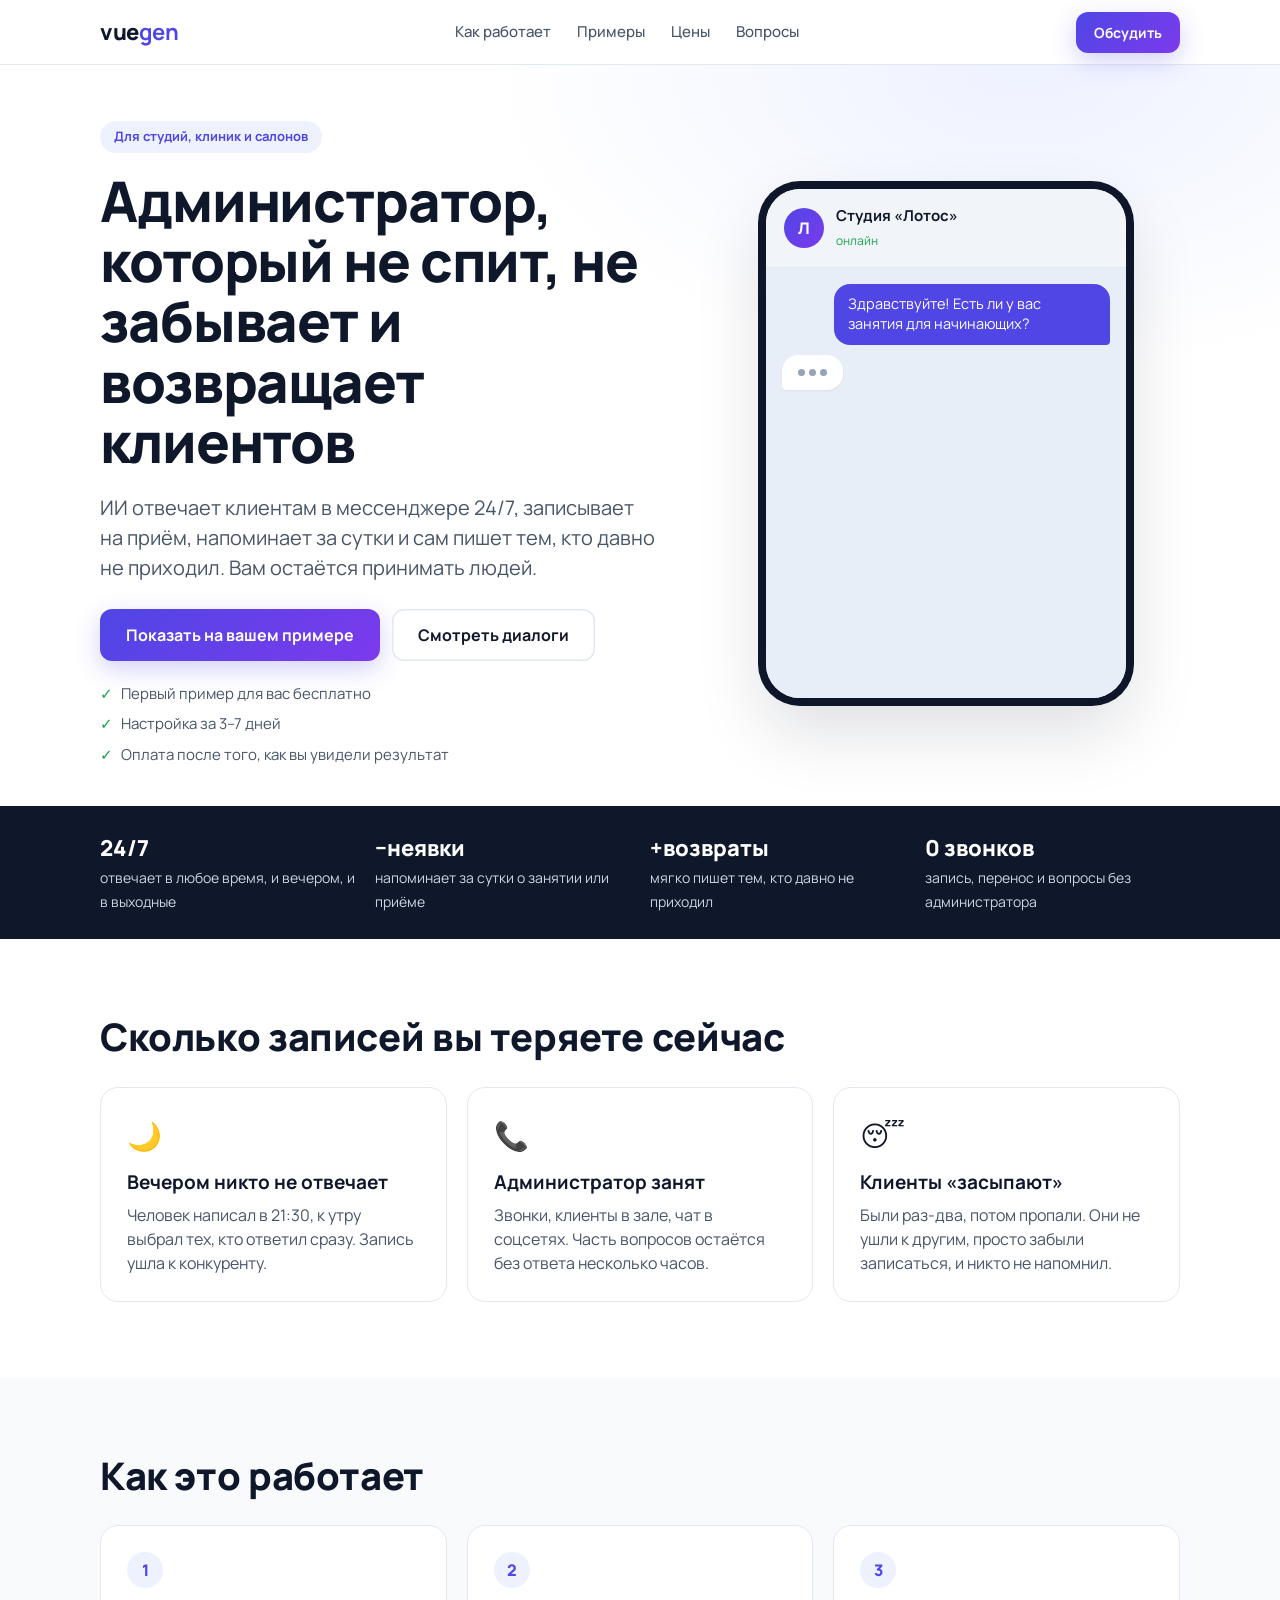
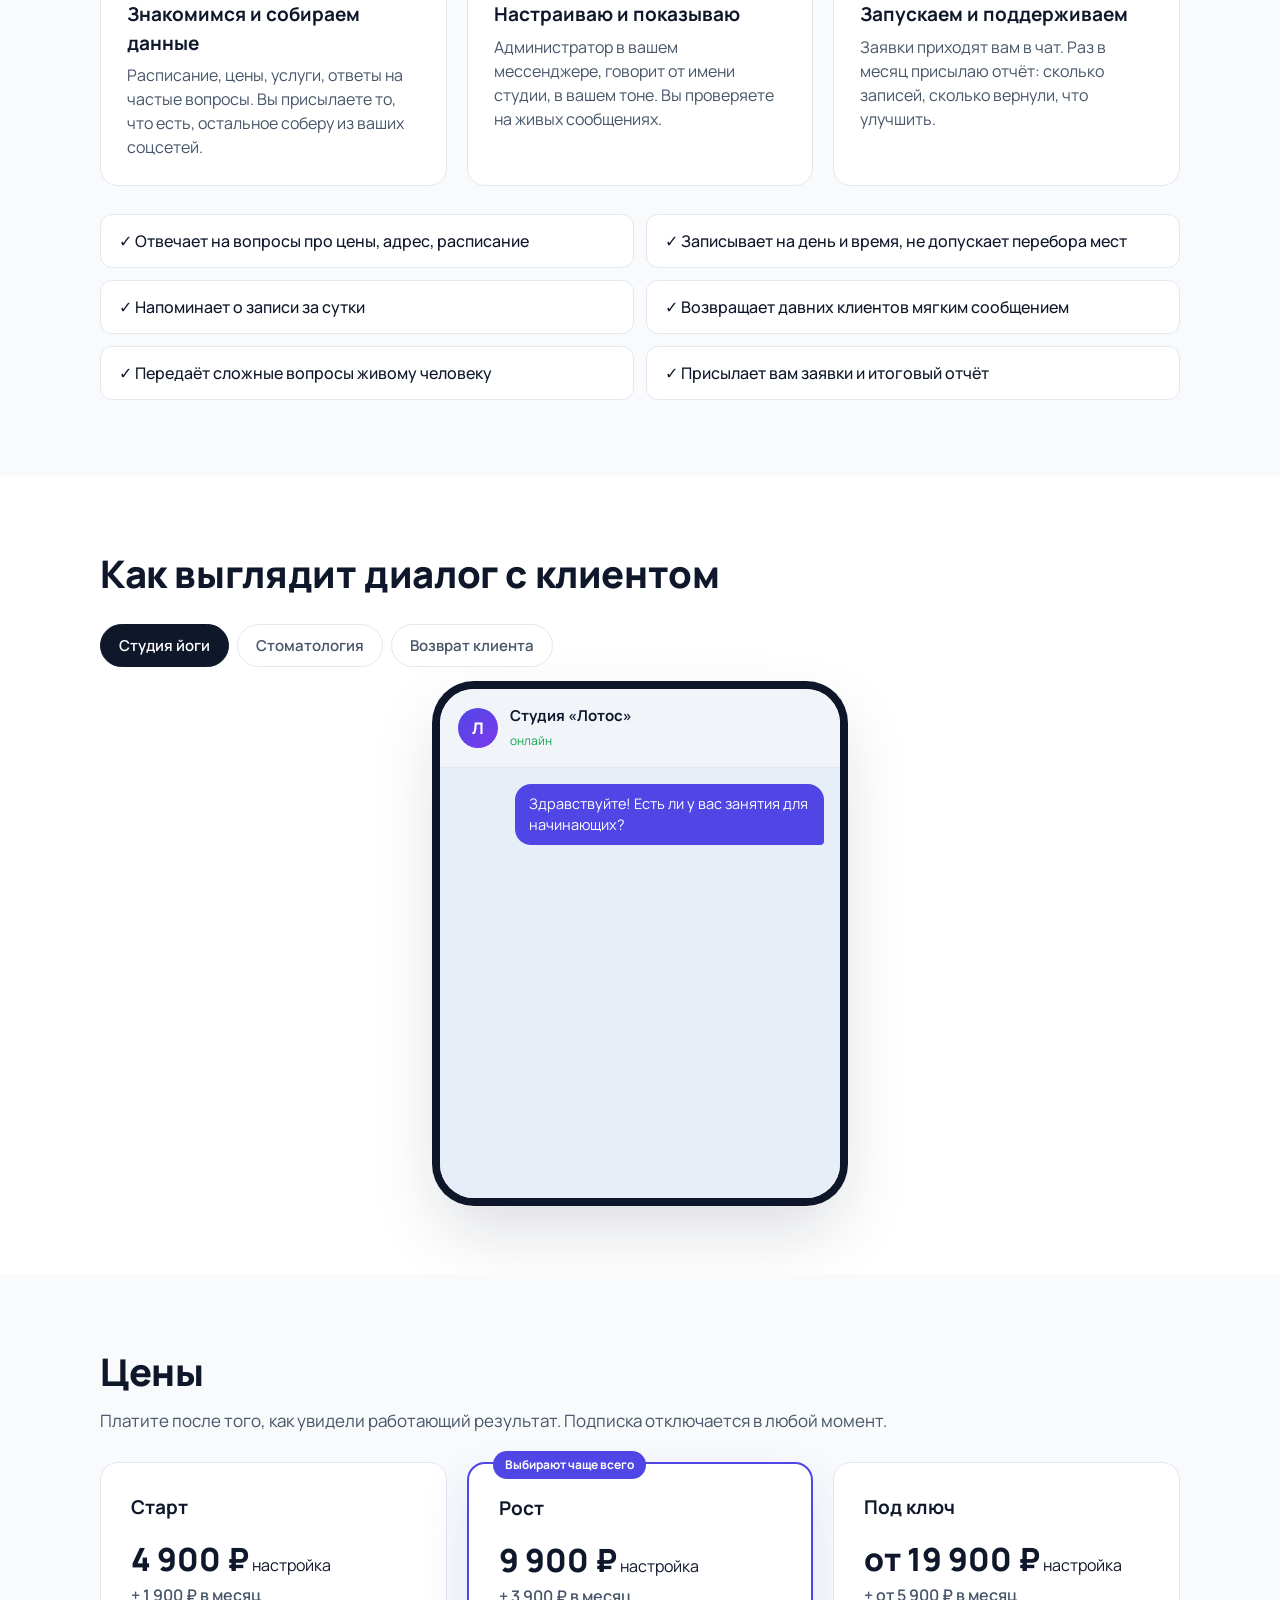
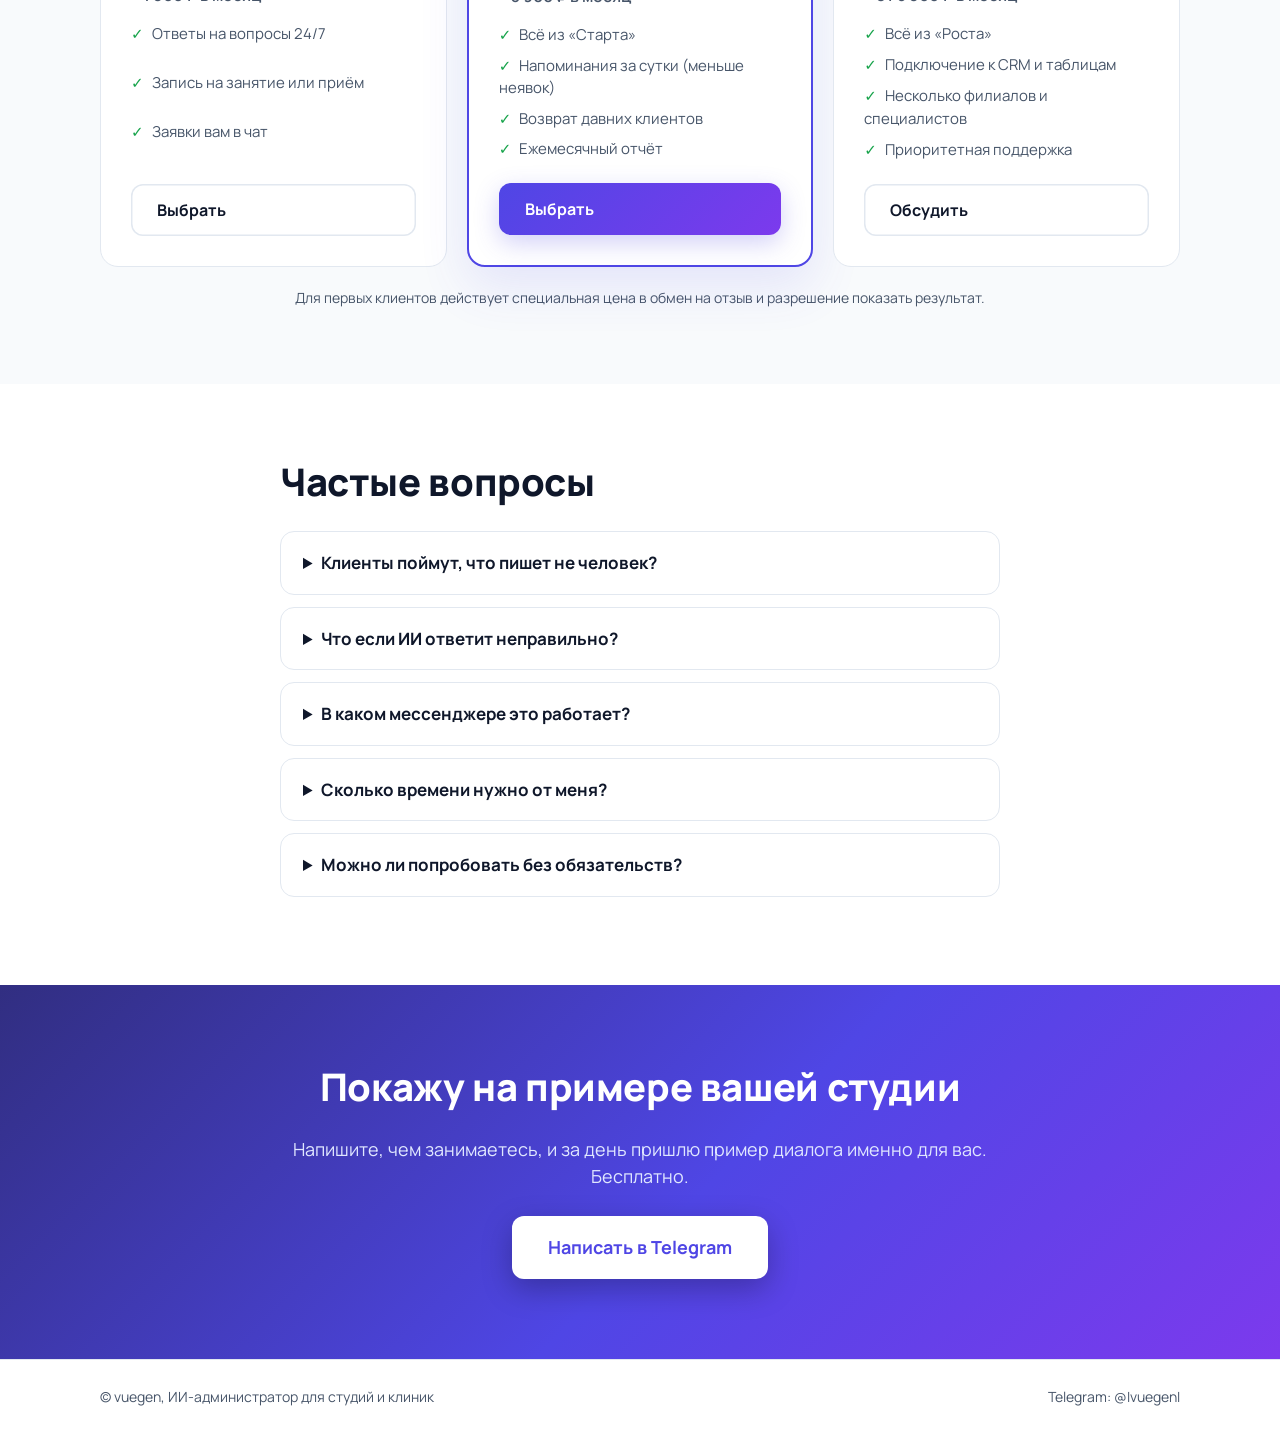
<file: index.html>
<!doctype html>
<html lang="ru">
<head>
<meta charset="utf-8">
<meta name="viewport" content="width=device-width, initial-scale=1">
<title>ИИ-администратор для студий и клиник | vuegen</title>
<meta name="description" content="ИИ-администратор отвечает клиентам 24/7, записывает, напоминает о визите и возвращает тех, кто давно не приходил. Настройка за несколько дней.">
<meta name="theme-color" content="#0f172a">
<link rel="preconnect" href="https://fonts.googleapis.com">
<link rel="preconnect" href="https://fonts.gstatic.com" crossorigin>
<link href="https://fonts.googleapis.com/css2?family=Manrope:wght@400;500;700;800&display=swap" rel="stylesheet">
<link rel="stylesheet" href="css/style.css">
</head>
<body>

<header class="nav">
  <div class="wrap nav-in">
    <a class="logo" href="#top">vue<b>gen</b></a>
    <nav class="links">
      <a href="#how">Как работает</a>
      <a href="#dialogs">Примеры</a>
      <a href="#price">Цены</a>
      <a href="#faq">Вопросы</a>
    </nav>
    <a class="btn btn-sm" href="#cta" data-tg>Обсудить</a>
  </div>
</header>

<main id="top">

<section class="hero">
  <div class="wrap hero-in">
    <div class="hero-text">
      <span class="tag">Для студий, клиник и салонов</span>
      <h1>Администратор, который не спит, не забывает и возвращает клиентов</h1>
      <p class="lead">ИИ отвечает клиентам в мессенджере 24/7, записывает на приём, напоминает за сутки и сам пишет тем, кто давно не приходил. Вам остаётся принимать людей.</p>
      <div class="cta-row">
        <a class="btn" href="#cta" data-tg>Показать на вашем примере</a>
        <a class="btn btn-ghost" href="#dialogs">Смотреть диалоги</a>
      </div>
      <ul class="ticks">
        <li>Первый пример для вас бесплатно</li>
        <li>Настройка за 3–7 дней</li>
        <li>Оплата после того, как вы увидели результат</li>
      </ul>
    </div>
    <div class="phone" aria-label="Пример диалога">
      <div class="phone-top"><span class="ava">Л</span><div><b>Студия «Лотос»</b><small>онлайн</small></div></div>
      <div class="chat" id="hero-chat"></div>
    </div>
  </div>
</section>

<section class="band">
  <div class="wrap band-in">
    <div><b>24/7</b><span>отвечает в любое время, и вечером, и в выходные</span></div>
    <div><b>−неявки</b><span>напоминает за сутки о занятии или приёме</span></div>
    <div><b>+возвраты</b><span>мягко пишет тем, кто давно не приходил</span></div>
    <div><b>0 звонков</b><span>запись, перенос и вопросы без администратора</span></div>
  </div>
</section>

<section class="sec">
  <div class="wrap">
    <h2>Сколько записей вы теряете сейчас</h2>
    <div class="grid3">
      <div class="card"><div class="ic">🌙</div><h3>Вечером никто не отвечает</h3><p>Человек написал в 21:30, к утру выбрал тех, кто ответил сразу. Запись ушла к конкуренту.</p></div>
      <div class="card"><div class="ic">📞</div><h3>Администратор занят</h3><p>Звонки, клиенты в зале, чат в соцсетях. Часть вопросов остаётся без ответа несколько часов.</p></div>
      <div class="card"><div class="ic">😴</div><h3>Клиенты «засыпают»</h3><p>Были раз-два, потом пропали. Они не ушли к другим, просто забыли записаться, и никто не напомнил.</p></div>
    </div>
  </div>
</section>

<section class="sec alt" id="how">
  <div class="wrap">
    <h2>Как это работает</h2>
    <div class="steps">
      <div class="step"><i>1</i><h3>Знакомимся и собираем данные</h3><p>Расписание, цены, услуги, ответы на частые вопросы. Вы присылаете то, что есть, остальное соберу из ваших соцсетей.</p></div>
      <div class="step"><i>2</i><h3>Настраиваю и показываю</h3><p>Администратор в вашем мессенджере, говорит от имени студии, в вашем тоне. Вы проверяете на живых сообщениях.</p></div>
      <div class="step"><i>3</i><h3>Запускаем и поддерживаем</h3><p>Заявки приходят вам в чат. Раз в месяц присылаю отчёт: сколько записей, сколько вернули, что улучшить.</p></div>
    </div>
    <div class="feat">
      <div class="feat-i">✓ Отвечает на вопросы про цены, адрес, расписание</div>
      <div class="feat-i">✓ Записывает на день и время, не допускает перебора мест</div>
      <div class="feat-i">✓ Напоминает о записи за сутки</div>
      <div class="feat-i">✓ Возвращает давних клиентов мягким сообщением</div>
      <div class="feat-i">✓ Передаёт сложные вопросы живому человеку</div>
      <div class="feat-i">✓ Присылает вам заявки и итоговый отчёт</div>
    </div>
  </div>
</section>

<section class="sec" id="dialogs">
  <div class="wrap">
    <h2>Как выглядит диалог с клиентом</h2>
    <div class="tabs" role="tablist">
      <button class="tab on" data-tab="studio">Студия йоги</button>
      <button class="tab" data-tab="clinic">Стоматология</button>
      <button class="tab" data-tab="back">Возврат клиента</button>
    </div>
    <div class="phone phone-lg"><div class="phone-top"><span class="ava" id="tab-ava">Л</span><div><b id="tab-name">Студия «Лотос»</b><small>онлайн</small></div></div><div class="chat" id="tab-chat"></div></div>
  </div>
</section>

<section class="sec alt" id="price">
  <div class="wrap">
    <h2>Цены</h2>
    <p class="sub">Платите после того, как увидели работающий результат. Подписка отключается в любой момент.</p>
    <div class="prices">
      <div class="plan">
        <h3>Старт</h3>
        <div class="p"><b>4 900 ₽</b> настройка</div>
        <div class="p2">+ 1 900 ₽ в месяц</div>
        <ul><li>Ответы на вопросы 24/7</li><li>Запись на занятие или приём</li><li>Заявки вам в чат</li></ul>
        <a class="btn btn-ghost" href="#cta" data-tg>Выбрать</a>
      </div>
      <div class="plan hot">
        <span class="badge">Выбирают чаще всего</span>
        <h3>Рост</h3>
        <div class="p"><b>9 900 ₽</b> настройка</div>
        <div class="p2">+ 3 900 ₽ в месяц</div>
        <ul><li>Всё из «Старта»</li><li>Напоминания за сутки (меньше неявок)</li><li>Возврат давних клиентов</li><li>Ежемесячный отчёт</li></ul>
        <a class="btn" href="#cta" data-tg>Выбрать</a>
      </div>
      <div class="plan">
        <h3>Под ключ</h3>
        <div class="p"><b>от 19 900 ₽</b> настройка</div>
        <div class="p2">+ от 5 900 ₽ в месяц</div>
        <ul><li>Всё из «Роста»</li><li>Подключение к CRM и таблицам</li><li>Несколько филиалов и специалистов</li><li>Приоритетная поддержка</li></ul>
        <a class="btn btn-ghost" href="#cta" data-tg>Обсудить</a>
      </div>
    </div>
    <p class="note">Для первых клиентов действует специальная цена в обмен на отзыв и разрешение показать результат.</p>
  </div>
</section>

<section class="sec" id="faq">
  <div class="wrap narrow">
    <h2>Частые вопросы</h2>
    <details><summary>Клиенты поймут, что пишет не человек?</summary><p>Администратор представляется помощником студии и работает в вашем тоне. Если клиент просит живого человека или вопрос сложный, диалог сразу передаётся вам.</p></details>
    <details><summary>Что если ИИ ответит неправильно?</summary><p>Он отвечает только по данным, которые вы дали (цены, расписание, услуги). Чего не знает, не выдумывает: передаёт вопрос вам. Первые недели мы вместе проверяем диалоги и доводим ответы.</p></details>
    <details><summary>В каком мессенджере это работает?</summary><p>Сейчас в Telegram, подключение ВКонтакте и WhatsApp обсуждается отдельно. Подскажу, где у ваших клиентов больше диалогов.</p></details>
    <details><summary>Сколько времени нужно от меня?</summary><p>Около часа в начале: расписание, цены и частые вопросы. Дальше проверка на живых сообщениях.</p></details>
    <details><summary>Можно ли попробовать без обязательств?</summary><p>Да. Первый пример на ваших данных делаю бесплатно. Платите, только если результат вас устроил.</p></details>
  </div>
</section>

<section class="cta" id="cta">
  <div class="wrap narrow center">
    <h2>Покажу на примере вашей студии</h2>
    <p>Напишите, чем занимаетесь, и за день пришлю пример диалога именно для вас. Бесплатно.</p>
    <a class="btn btn-lg" href="#" data-tg>Написать в Telegram</a>
  </div>
</section>

</main>

<footer class="foot">
  <div class="wrap foot-in">
    <span>© vuegen, ИИ-администратор для студий и клиник</span>
    <span>Telegram: <a href="#" data-tg>@IvuegenI</a></span>
  </div>
</footer>

<script src="js/main.js"></script>
</body>
</html>
</file>
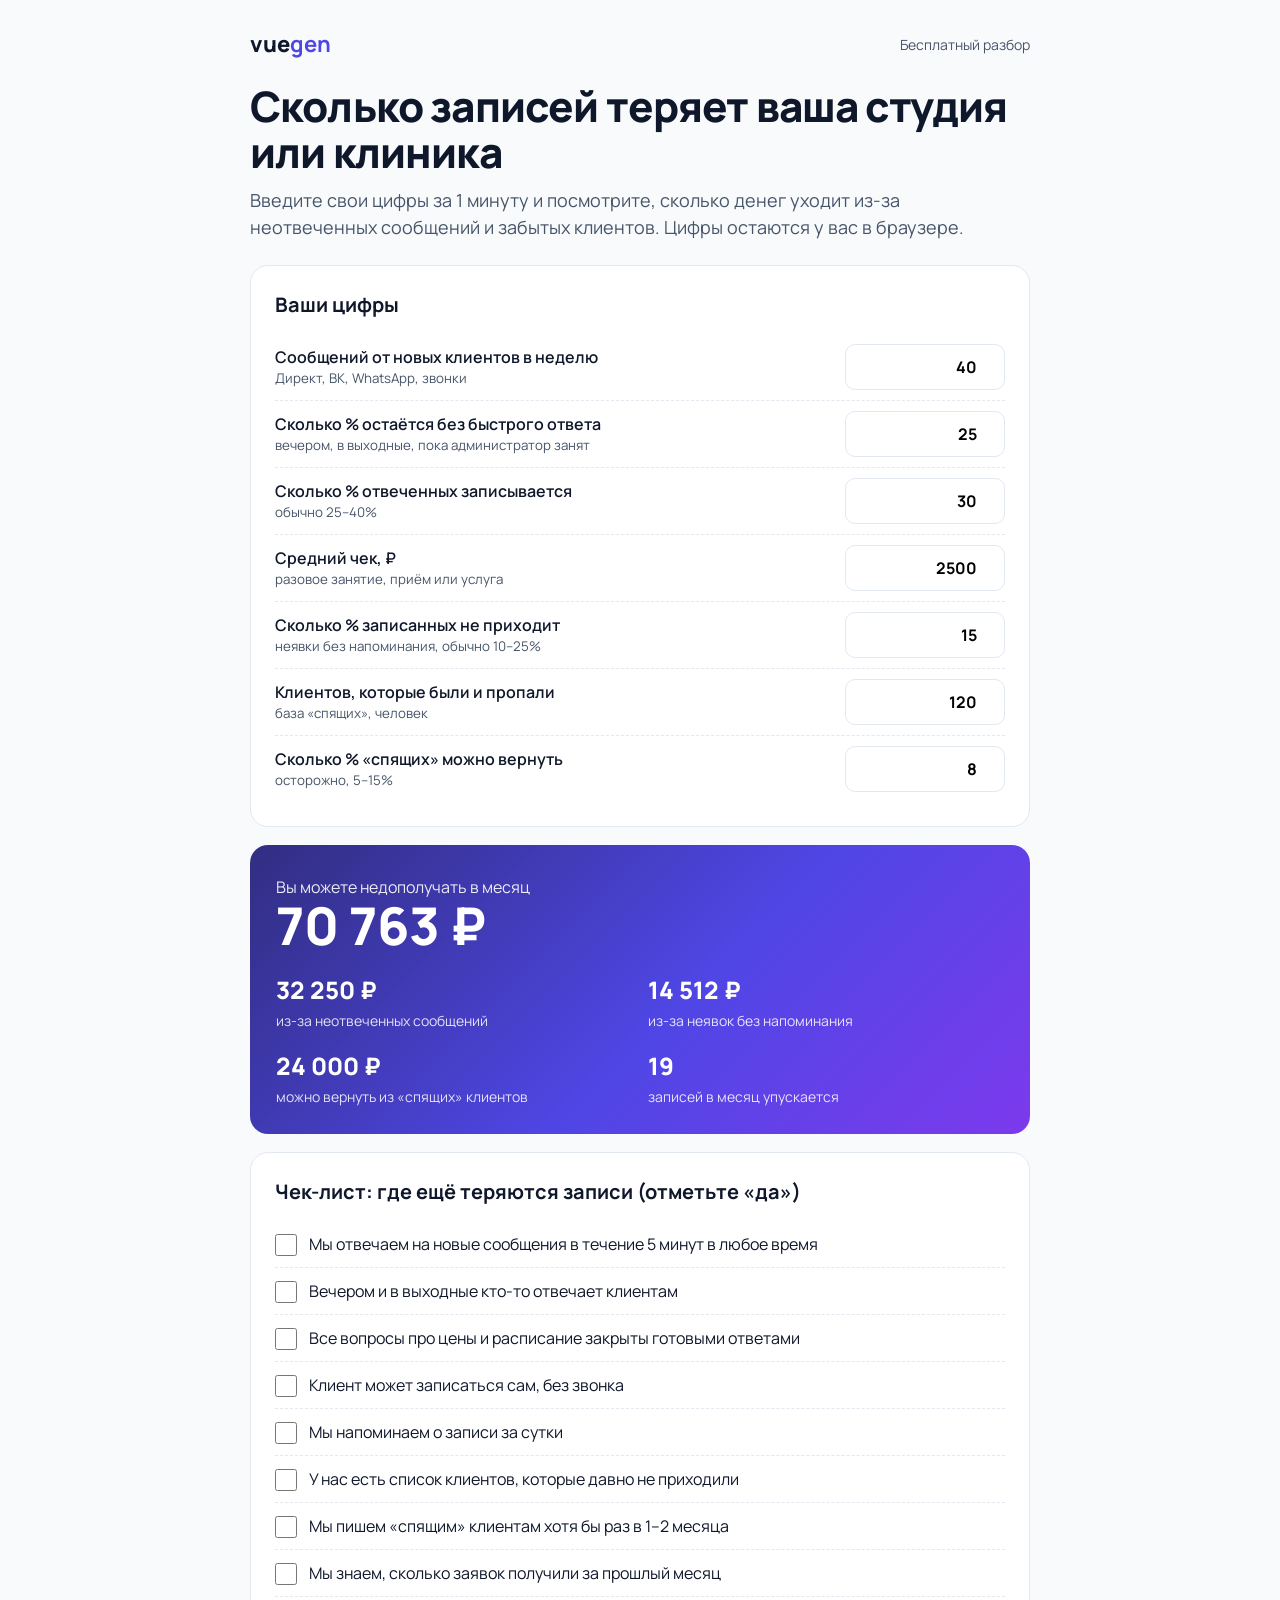
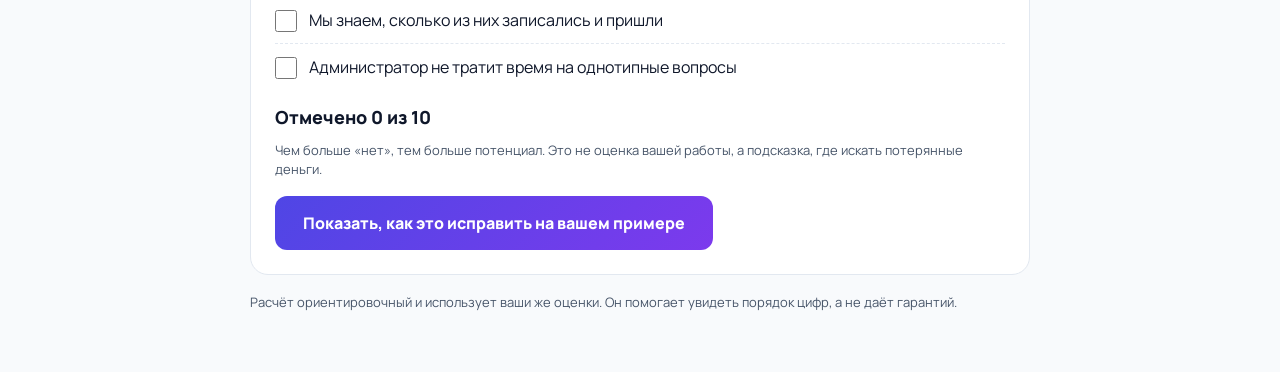
<file: leadmagnet/index.html>
<!doctype html>
<html lang="ru"><head><meta charset="utf-8"><meta name="viewport" content="width=device-width,initial-scale=1">
<title>Сколько записей теряет ваша студия | vuegen</title>
<link href="https://fonts.googleapis.com/css2?family=Manrope:wght@400;500;700;800&display=swap" rel="stylesheet">
<style>
:root{--ink:#0f172a;--mut:#475569;--line:#e2e8f0;--ac:#4f46e5;--ac2:#7c3aed;--ok:#16a34a;--bad:#dc2626}
*{box-sizing:border-box;margin:0;padding:0}
body{font-family:"Manrope",system-ui,sans-serif;color:var(--ink);background:#f8fafc;line-height:1.5}
.wrap{max-width:820px;margin:0 auto;padding:28px 20px 60px}
.top{display:flex;justify-content:space-between;align-items:center;margin-bottom:22px}
.logo{font-weight:800;font-size:22px}.logo b{color:var(--ac)}
h1{font-size:clamp(28px,4.4vw,42px);line-height:1.1;font-weight:800;letter-spacing:-.02em}
.lead{color:var(--mut);margin:12px 0 24px;font-size:18px}
.card{background:#fff;border:1px solid var(--line);border-radius:18px;padding:24px;margin-bottom:18px}
.card h2{font-size:20px;margin-bottom:14px}
.row{display:grid;grid-template-columns:1fr 160px;gap:12px;align-items:center;padding:10px 0;border-bottom:1px dashed var(--line)}
.row:last-child{border:0}
.row label{font-weight:600}.row small{display:block;color:var(--mut);font-weight:400}
input{width:100%;padding:11px 12px;border:1.5px solid var(--line);border-radius:10px;font:700 16px "Manrope";text-align:right}
input:focus{outline:0;border-color:var(--ac)}
.res{background:linear-gradient(135deg,#312e81,#4f46e5 55%,#7c3aed);color:#fff;border-radius:18px;padding:26px;margin-bottom:18px}
.res .big{font-size:clamp(34px,6vw,52px);font-weight:800;line-height:1.05}
.res .l{opacity:.9;margin-top:4px}
.res .grid{display:grid;grid-template-columns:1fr 1fr;gap:16px;margin-top:18px}
.res .g b{display:block;font-size:24px;font-weight:800}.res .g span{opacity:.85;font-size:14px}
.q{display:flex;gap:12px;align-items:flex-start;padding:11px 0;border-bottom:1px dashed var(--line)}
.q:last-child{border:0}
.q input[type=checkbox]{width:22px;height:22px;margin-top:2px;accent-color:var(--ac)}
.q span{flex:1}
.score{font-weight:800;font-size:18px;margin-top:14px}
.cta{display:inline-block;margin-top:16px;padding:15px 28px;border-radius:12px;background:linear-gradient(135deg,var(--ac),var(--ac2));color:#fff;font-weight:800;text-decoration:none}
.note{color:var(--mut);font-size:13px;margin-top:10px}
@media print{body{background:#fff}.cta{display:none}.card,.res{break-inside:avoid}}
@media (max-width:560px){.row{grid-template-columns:1fr 120px}.res .grid{grid-template-columns:1fr}}
</style></head><body>
<div class="wrap">
  <div class="top"><div class="logo">vue<b>gen</b></div><div style="color:var(--mut);font-size:14px">Бесплатный разбор</div></div>
  <h1>Сколько записей теряет ваша студия или клиника</h1>
  <p class="lead">Введите свои цифры за 1 минуту и посмотрите, сколько денег уходит из-за неотвеченных сообщений и забытых клиентов. Цифры остаются у вас в браузере.</p>

  <div class="card">
    <h2>Ваши цифры</h2>
    <div class="row"><label>Сообщений от новых клиентов в неделю<small>Директ, ВК, WhatsApp, звонки</small></label><input id="a" type="number" value="40" min="0"></div>
    <div class="row"><label>Сколько % остаётся без быстрого ответа<small>вечером, в выходные, пока администратор занят</small></label><input id="b" type="number" value="25" min="0" max="100"></div>
    <div class="row"><label>Сколько % отвеченных записывается<small>обычно 25–40%</small></label><input id="c" type="number" value="30" min="0" max="100"></div>
    <div class="row"><label>Средний чек, ₽<small>разовое занятие, приём или услуга</small></label><input id="d" type="number" value="2500" min="0"></div>
    <div class="row"><label>Сколько % записанных не приходит<small>неявки без напоминания, обычно 10–25%</small></label><input id="e" type="number" value="15" min="0" max="100"></div>
    <div class="row"><label>Клиентов, которые были и пропали<small>база «спящих», человек</small></label><input id="f" type="number" value="120" min="0"></div>
    <div class="row"><label>Сколько % «спящих» можно вернуть<small>осторожно, 5–15%</small></label><input id="g" type="number" value="8" min="0" max="100"></div>
  </div>

  <div class="res">
    <div class="l">Вы можете недополучать в месяц</div>
    <div class="big" id="total">0 ₽</div>
    <div class="grid">
      <div class="g"><b id="r1">0 ₽</b><span>из-за неотвеченных сообщений</span></div>
      <div class="g"><b id="r2">0 ₽</b><span>из-за неявок без напоминания</span></div>
      <div class="g"><b id="r3">0 ₽</b><span>можно вернуть из «спящих» клиентов</span></div>
      <div class="g"><b id="r4">0</b><span>записей в месяц упускается</span></div>
    </div>
  </div>

  <div class="card">
    <h2>Чек-лист: где ещё теряются записи (отметьте «да»)</h2>
    <div id="list"></div>
    <div class="score" id="score">Отмечено 0 из 10</div>
    <p class="note">Чем больше «нет», тем больше потенциал. Это не оценка вашей работы, а подсказка, где искать потерянные деньги.</p>
    <a class="cta" href="https://t.me/IvuegenI" target="_blank" rel="noopener">Показать, как это исправить на вашем примере</a>
  </div>
  <p class="note">Расчёт ориентировочный и использует ваши же оценки. Он помогает увидеть порядок цифр, а не даёт гарантий.</p>
</div>
<script>
const Q=["Мы отвечаем на новые сообщения в течение 5 минут в любое время","Вечером и в выходные кто-то отвечает клиентам","Все вопросы про цены и расписание закрыты готовыми ответами","Клиент может записаться сам, без звонка","Мы напоминаем о записи за сутки","У нас есть список клиентов, которые давно не приходили","Мы пишем «спящим» клиентам хотя бы раз в 1–2 месяца","Мы знаем, сколько заявок получили за прошлый месяц","Мы знаем, сколько из них записались и пришли","Администратор не тратит время на однотипные вопросы"];
const L=document.getElementById('list');Q.forEach((t,i)=>{const d=document.createElement('label');d.className='q';d.innerHTML='<input type="checkbox" data-i="'+i+'"><span>'+t+'</span>';L.appendChild(d)});
const $=id=>document.getElementById(id), fmt=n=>Math.round(n).toLocaleString('ru-RU')+' ₽';
function calc(){
  const a=+$('a').value||0,b=(+$('b').value||0)/100,c=(+$('c').value||0)/100,d=+$('d').value||0,e=(+$('e').value||0)/100,f=+$('f').value||0,g=(+$('g').value||0)/100;
  const lost=a*4.3*b*c;             // упущенные записи в месяц
  const r1=lost*d;                  // деньги
  const booked=a*4.3*(1-b)*c;       // записались
  const r2=booked*e*d;              // неявки
  const r3=f*g*d;                   // возврат
  $('r1').textContent=fmt(r1);$('r2').textContent=fmt(r2);$('r3').textContent=fmt(r3);$('r4').textContent=Math.round(lost+booked*e);
  $('total').textContent=fmt(r1+r2+r3);
}
document.querySelectorAll('input[type=number]').forEach(i=>i.addEventListener('input',calc));calc();
function sc(){const n=document.querySelectorAll('.q input:checked').length;$('score').textContent='Отмечено «да»: '+n+' из 10'}
document.querySelectorAll('.q input').forEach(i=>i.addEventListener('change',sc));
</script></body></html>
</file>
<file: css/style.css>
:root{--ink:#0f172a;--mut:#475569;--line:#e2e8f0;--bg:#fff;--alt:#f8fafc;--ac:#4f46e5;--ac2:#7c3aed;--ok:#16a34a;--r:18px;--f:"Manrope",system-ui,-apple-system,"Segoe UI",sans-serif}
*{box-sizing:border-box;margin:0;padding:0}
html{scroll-behavior:smooth}
body{font-family:var(--f);color:var(--ink);background:var(--bg);line-height:1.5;-webkit-font-smoothing:antialiased}
a{color:inherit;text-decoration:none}
.wrap{max-width:1120px;margin:0 auto;padding:0 20px}
.narrow{max-width:760px}.center{text-align:center}
h1{font-size:clamp(32px,5.4vw,56px);line-height:1.08;font-weight:800;letter-spacing:-.02em}
h2{font-size:clamp(26px,3.6vw,38px);line-height:1.15;font-weight:800;letter-spacing:-.01em;margin-bottom:28px}
h3{font-size:19px;font-weight:700;margin-bottom:6px}
p{color:var(--mut)}
.sub{margin:-14px 0 28px;font-size:17px}

.nav{position:sticky;top:0;z-index:30;background:#ffffffd9;backdrop-filter:blur(10px);border-bottom:1px solid var(--line)}
.nav-in{display:flex;align-items:center;justify-content:space-between;height:64px}
.logo{font-weight:800;font-size:22px;letter-spacing:-.02em}.logo b{color:var(--ac)}
.links{display:flex;gap:26px;font-size:15px;font-weight:500;color:var(--mut)}
.links a:hover{color:var(--ink)}
.btn{display:inline-block;padding:14px 26px;border-radius:12px;background:linear-gradient(135deg,var(--ac),var(--ac2));color:#fff;font-weight:700;font-size:16px;border:0;cursor:pointer;box-shadow:0 8px 24px #4f46e540;transition:transform .2s,box-shadow .2s}
.btn:hover{transform:translateY(-2px);box-shadow:0 12px 30px #4f46e566}
.btn-sm{padding:10px 18px;font-size:14px}
.btn-lg{padding:18px 36px;font-size:18px}
.btn-ghost{background:#fff;color:var(--ink);box-shadow:0 0 0 1.5px var(--line) inset}
.btn-ghost:hover{box-shadow:0 0 0 1.5px var(--ac) inset}

.hero{padding:56px 0 40px;background:radial-gradient(60% 60% at 80% 0%,#eef2ff 0%,transparent 70%)}
.hero-in{display:grid;grid-template-columns:1.1fr .9fr;gap:40px;align-items:center}
.tag{display:inline-block;padding:6px 14px;border-radius:999px;background:#eef2ff;color:var(--ac);font-weight:700;font-size:13px;margin-bottom:18px}
.lead{font-size:clamp(17px,2vw,20px);margin:20px 0 26px;max-width:560px}
.cta-row{display:flex;gap:12px;flex-wrap:wrap}
.ticks{list-style:none;margin-top:22px;display:grid;gap:8px;color:var(--mut);font-size:15px}
.ticks li::before{content:"✓";color:var(--ok);font-weight:800;margin-right:8px}

.phone{width:100%;max-width:360px;margin:0 auto;background:#fff;border-radius:34px;box-shadow:0 30px 70px #0f172a26,0 0 0 8px #0f172a;overflow:hidden}
.phone-lg{max-width:400px;margin-top:8px}
.phone-top{display:flex;gap:12px;align-items:center;padding:16px 18px;background:#f1f5f9;border-bottom:1px solid var(--line)}
.phone-top b{display:block;font-size:15px}.phone-top small{color:var(--ok);font-size:12px}
.ava{width:40px;height:40px;border-radius:50%;background:linear-gradient(135deg,var(--ac),var(--ac2));color:#fff;display:grid;place-items:center;font-weight:800}
.chat{padding:16px;height:430px;overflow:hidden;display:flex;flex-direction:column;gap:10px;background:#e8eef7}
.msg{max-width:84%;padding:10px 14px;border-radius:16px;font-size:14.5px;line-height:1.4;animation:pop .35s ease both;white-space:pre-line}
.msg.bot{background:#fff;color:var(--ink);align-self:flex-start;border-bottom-left-radius:4px;box-shadow:0 1px 2px #0001}
.msg.me{background:#4f46e5;color:#fff;align-self:flex-end;border-bottom-right-radius:4px}
.msg.typing{display:flex;gap:4px;padding:14px 16px}
.msg.typing i{width:7px;height:7px;border-radius:50%;background:#94a3b8;animation:bl 1s infinite}
.msg.typing i:nth-child(2){animation-delay:.15s}.msg.typing i:nth-child(3){animation-delay:.3s}
@keyframes pop{from{opacity:0;transform:translateY(8px) scale(.97)}to{opacity:1;transform:none}}
@keyframes bl{0%,60%,100%{opacity:.3}30%{opacity:1}}

.band{background:var(--ink);color:#fff}
.band-in{display:grid;grid-template-columns:repeat(4,1fr);gap:20px;padding:26px 20px}
.band b{display:block;font-size:22px;font-weight:800}.band span{color:#cbd5e1;font-size:14px}

.sec{padding:76px 0}.alt{background:var(--alt)}
.grid3{display:grid;grid-template-columns:repeat(3,1fr);gap:20px}
.card{background:#fff;border:1px solid var(--line);border-radius:var(--r);padding:26px}
.ic{font-size:28px;margin-bottom:12px}

.steps{display:grid;grid-template-columns:repeat(3,1fr);gap:20px}
.step{background:#fff;border:1px solid var(--line);border-radius:var(--r);padding:26px}
.step i{display:grid;place-items:center;width:36px;height:36px;border-radius:50%;background:#eef2ff;color:var(--ac);font-style:normal;font-weight:800;margin-bottom:12px}
.feat{display:grid;grid-template-columns:repeat(2,1fr);gap:12px;margin-top:28px}
.feat-i{background:#fff;border:1px solid var(--line);border-radius:12px;padding:14px 18px;font-weight:500}

.tabs{display:flex;gap:8px;flex-wrap:wrap;margin-bottom:22px}
.tab{padding:10px 18px;border-radius:999px;border:1.5px solid var(--line);background:#fff;font:600 15px var(--f);cursor:pointer;color:var(--mut)}
.tab.on{background:var(--ink);color:#fff;border-color:var(--ink)}

.prices{display:grid;grid-template-columns:repeat(3,1fr);gap:20px;align-items:stretch}
.plan{position:relative;background:#fff;border:1px solid var(--line);border-radius:var(--r);padding:30px;display:flex;flex-direction:column}
.plan.hot{border:2px solid var(--ac);box-shadow:0 20px 50px #4f46e51f}
.badge{position:absolute;top:-13px;left:24px;background:var(--ac);color:#fff;font-size:12px;font-weight:700;padding:5px 12px;border-radius:999px}
.p{margin-top:8px}.p b{font-size:32px;font-weight:800}.p2{color:var(--mut);font-weight:600;margin-bottom:16px}
.plan ul{list-style:none;display:grid;gap:8px;margin-bottom:22px;color:var(--mut);font-size:15px;flex:1}
.plan li::before{content:"✓";color:var(--ok);font-weight:800;margin-right:8px}
.note{margin-top:20px;font-size:14px;text-align:center}

details{background:#fff;border:1px solid var(--line);border-radius:14px;padding:18px 22px;margin-bottom:12px}
summary{cursor:pointer;font-weight:700;font-size:17px}
details p{margin-top:10px}

.cta{padding:80px 0;background:linear-gradient(135deg,#312e81,#4f46e5 55%,#7c3aed);color:#fff}
.cta h2{color:#fff}.cta p{color:#e0e7ff;margin-bottom:26px;font-size:18px}
.cta .btn{background:#fff;color:var(--ac);box-shadow:0 10px 30px #0004}
.foot{padding:26px 0;border-top:1px solid var(--line);font-size:14px;color:var(--mut)}
.foot-in{display:flex;justify-content:space-between;gap:12px;flex-wrap:wrap}

@media (max-width:860px){
  .hero-in{grid-template-columns:1fr}.hero{padding-top:34px}
  .links{display:none}
  .band-in{grid-template-columns:1fr 1fr}
  .grid3,.steps,.prices,.feat{grid-template-columns:1fr}
  .sec{padding:56px 0}
}
@media (prefers-reduced-motion:reduce){*{animation:none!important;transition:none!important}}
</file>
